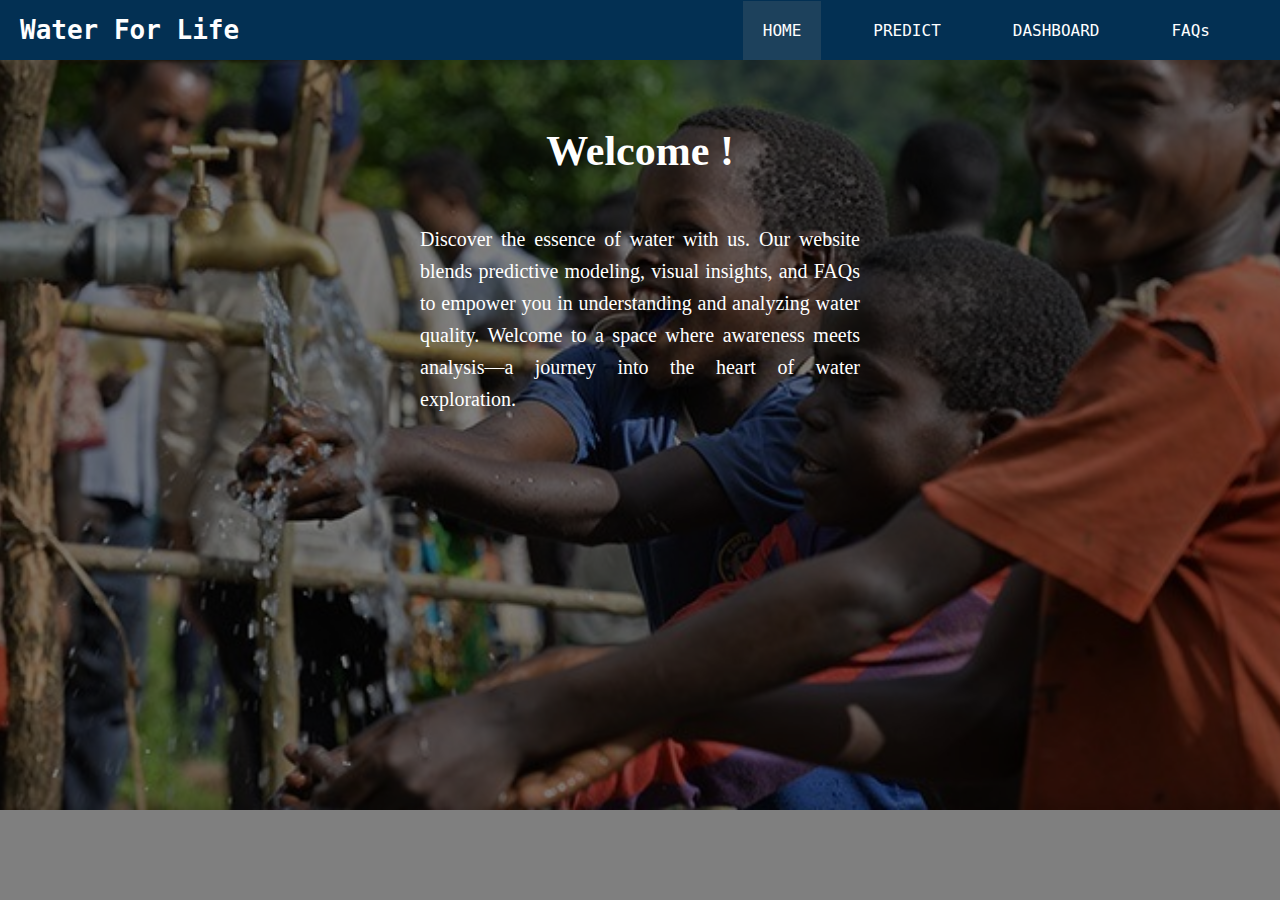
<file: App/templates/index.html>
<!DOCTYPE html>
<html lang="en">

<head>
    <title>Home</title>
    <link rel="stylesheet" href="../static/CSS/HomeStyle.css" />
</head>

<body>
    <header>
        <div class="navbar">
            <div class="logo">
                <h1>Water For Life</h1>
                <div class="dropdown-content">
                    <p>In 2022, globally, at least 1.7 billion people use a drinking water
                        source contaminated with faeces. Microbial contamination of drinking-water
                        as a result of contamination with faeces poses the greatest risk to drinking-water safety (WHO
                        report).</p>
                    <div class="facts">
                        <div class="widget">
                            <h1 class="one">703 Million</h1>
                            <p>People lack basic access to safe water</p>
                        </div>
                        <div class="widget">
                            <h1 class="two">Every 2 Minutes</h1>
                            <p>A child under 5 dies from a preventable waterborne disease</p>
                        </div>
                    </div>
                </div>
            </div>
            <ul class="links">
                <li><a class="active" href="/">HOME</a></li>
                <li><a href="/predict">PREDICT</a></li>
                <li><a href="/dash">DASHBOARD</a></li>
                <li><a href="/info">FAQs</a></li>
            </ul>
        </div>
    </header>
    <main>
        <div id="content">
            <h1>
                Welcome !
            </h1>
            <p>Discover the essence of water with us. Our website blends predictive modeling, visual insights, and
                FAQs
                to empower you in understanding and analyzing water quality. Welcome to a space where awareness
                meets
                analysis—a journey into the heart of water exploration.</p>
        </div>

        <script src="../static/JavaScript/HomeScript.js"></script>
        <script src="../static/JavaScript/HomeScript.js"></script>
</body>

</html>
</file>
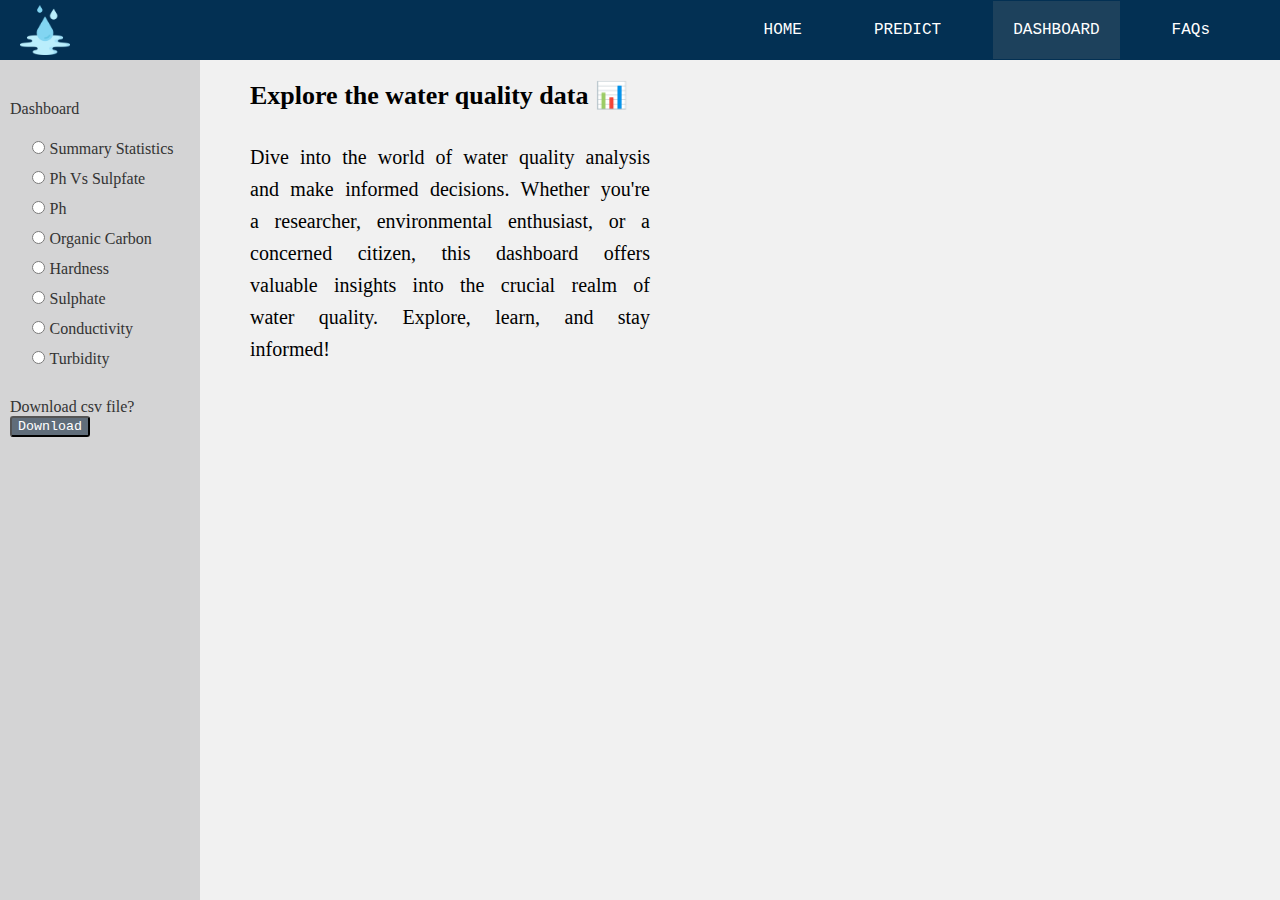
<file: App/templates/Dash.html>
<!DOCTYPE html>
<html lang="en">

<head>
  <meta charset="UTF-8" />
  <meta name="viewport" content="width=device-width, initial-scale=1.0" />
  <title>Dashboard</title>
  <link rel="stylesheet" href="../static/CSS/DashStyle.css" />
</head>

<body>
  <header>
    <div class="navbar">
      <div class="logo">
        <div class="logo">
          <img src="../static/Images/water.png">
        </div>
      </div>
      <ul class="links">
        <li><a href="/">HOME</a></li>
        <li><a href="/predict">PREDICT</a></li>
        <li><a class="active" href="/dash">DASHBOARD</a></li>
        <li><a href="/info">FAQs</a></li>
      </ul>
    </div>
  </header>
  <div id="initialContent" class="initialcontent">
    <h1>
      Explore the water quality data 📊
    </h1>
    <p>
      Dive into the world of water quality analysis and make informed decisions. Whether you're a researcher,
      environmental enthusiast, or a concerned citizen, this dashboard offers valuable insights into the crucial realm
      of water quality. Explore, learn, and stay informed!
    </p>
    <div id="piechart-container"></div>
  </div>
  <div class="dashboard">
    <div class="sidebar">
      <div class="graphs">
        <label>Dashboard</label>
      </div>
      <div id="radioContent" class="radio-group">
        <label><input type="radio" name="chartType" value="BoxPlot" onchange="loadChart()" />Summary Statistics</label>
        <label><input type="radio" name="chartType" value="Scatter Plot" onchange="loadChart()" />Ph Vs Sulpfate</label>
        <label><input type="radio" name="chartType" value="PH Histogram" onchange="loadChart()" />Ph</label>
        <label><input type="radio" name="chartType" value="OrganicCarbon" onchange="loadChart()" />Organic
          Carbon</label>
        <label><input type="radio" name="chartType" value="Hardness" onchange="loadChart()" />Hardness</label>
        <label><input type="radio" name="chartType" value="Sulphate" onchange="loadChart()" />Sulphate</label>
        <label><input type="radio" name="chartType" value="Conductivity" onchange="loadChart()" />Conductivity</label>
        <label><input type="radio" name="chartType" value="Turbidity" onchange="loadChart()" />Turbidity</label>
      </div>
      <div class="Download">
        <label>Download csv file?</label>
        <button onclick="downloadCSV()">Download</button>
      </div>
    </div>
    <div id="chart-container"></div>
  </div>
  <script src="https://cdn.plot.ly/plotly-latest.min.js"></script>
  <script src="https://d3js.org/d3.v5.min.js"></script>
  <script src="../static/JavaScript/DashScript.js"></script>
</body>

</html>
</file>
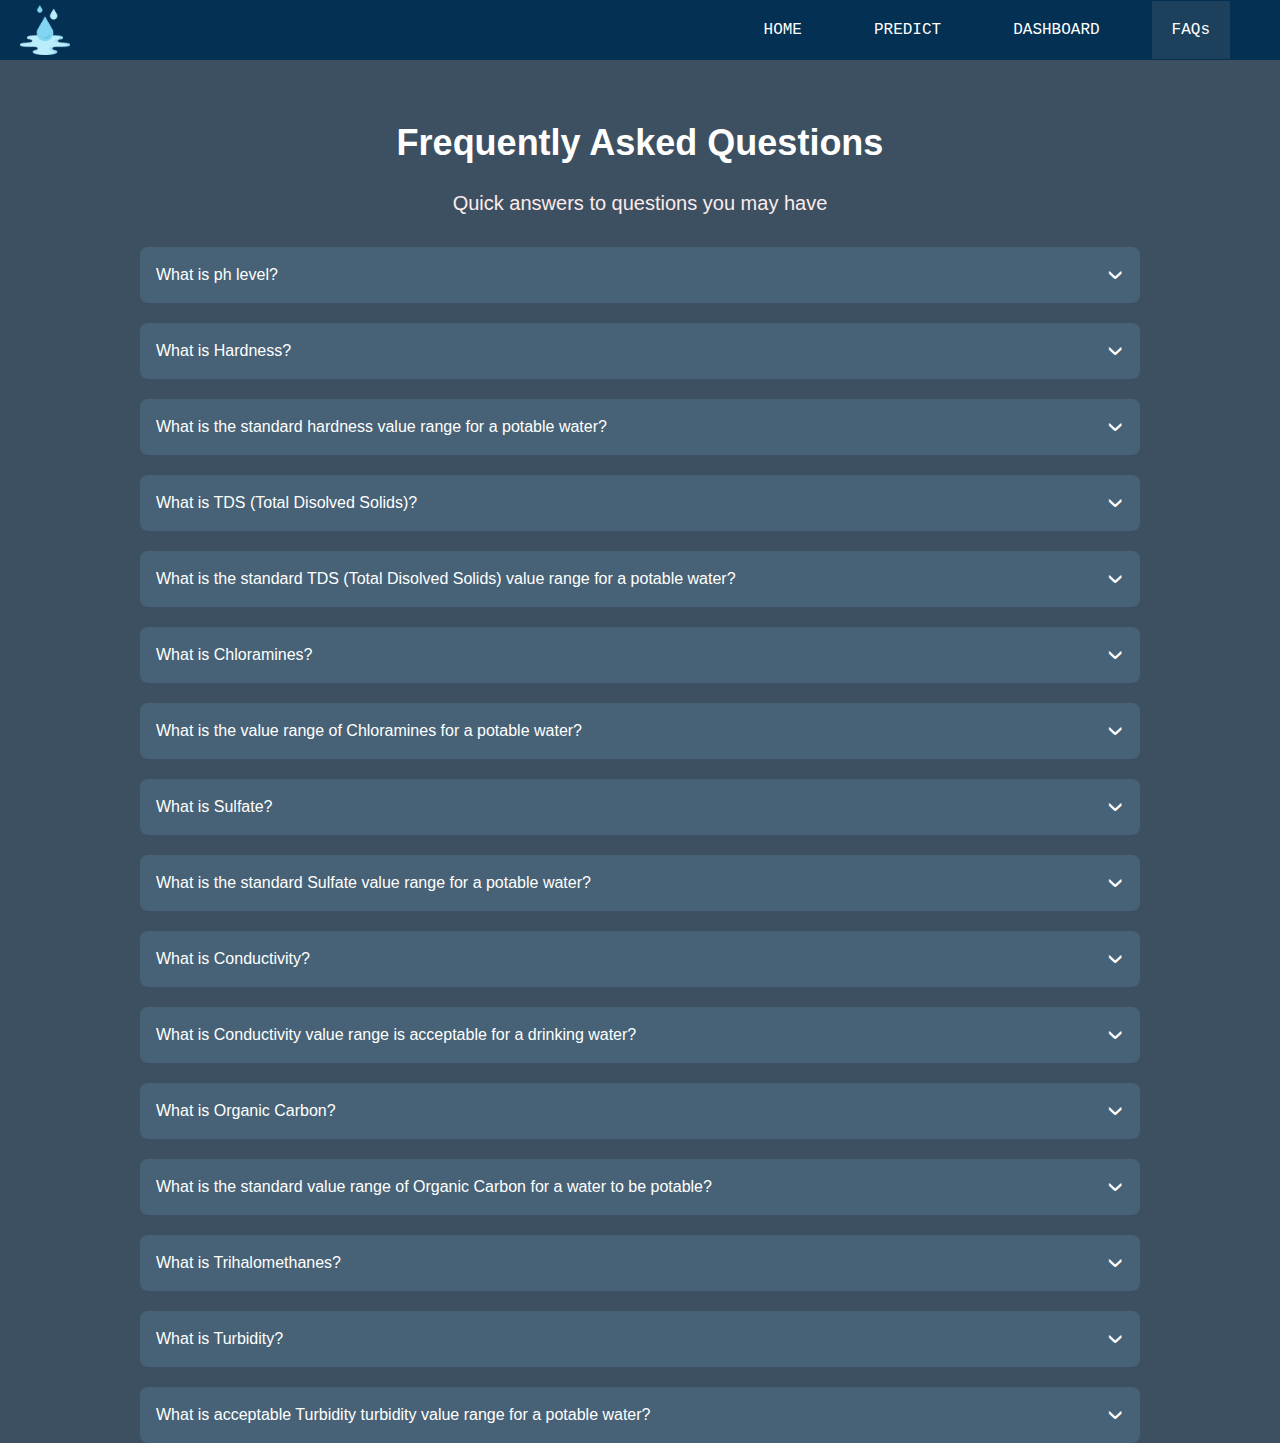
<file: App/templates/info.html>
<!DOCTYPE html>
<html lang="en">

<head>
  <title>Infomation</title>
  <link rel="stylesheet" href="../static/CSS/InfoStyle.css" />
</head>

<body>
  <header>
    <div class="navbar">
      <div class="logo">
        <div class="logo">
          <img src="../static/Images/water.png">
        </div>
      </div>
      <ul class="links">
        <li><a href="/">HOME</a></li>
        <li><a href="/predict">PREDICT</a></li>
        <li><a href="/dash">DASHBOARD</a></li>
        <li><a class="active" href="/info">FAQs</a></li>
      </ul>
    </div>
  </header>
  <h2>Frequently Asked Questions</h2>
  <p>Quick answers to questions you may have</p>
  <div class="accordion">
    <div class="accordion-item">
      <div class="accordion-item-header">
        What is ph level?
      </div>
      <div class="accordion-item-body">
        <div class="accordion-item-body-content">
          The pH of water is a measure of the acid–base equilibrium and, in
          most natural waters, is controlled by the carbon
          dioxide–bicarbonate–carbonate equilibrium system. An increased
          carbon dioxide concentration will therefore lower pH, whereas a
          decrease will cause it to rise. Temperature will also affect the
          equilibria and the pH. In pure water, a decrease in pH of about 0.45
          occurs as the temperature is raised by 25 °C. In water with a
          buffering capacity imparted by bicarbonate, carbonate and hydroxyl
          ions, this temperature effect is modified (APHA, 1989). The pH of
          most drinking-water lies within the range 6.5–8.5. Natural waters
          can be of lower pH, as a result of, for example, acid rain or higher
          pH in limestone areas.
        </div>
      </div>
    </div>
    <div class="accordion-item">
      <div class="accordion-item-header">
        What is Hardness?
      </div>
      <div class="accordion-item-body">
        <div class="accordion-item-body-content">
          The simple definition of water hardness is the amount of dissolved
          calcium and magnesium in the water. Hard water is high in dissolved
          minerals, largely calcium and magnesium. You may have felt the
          effects of hard water, literally, the last time you washed your
          hands. Depending on the hardness of your water, after using soap to
          wash you may have felt like there was a film of residue left on your
          hands. In hard water, soap reacts with the calcium (which is
          relatively high in hard water) to form "soap scum". When using hard
          water, more soap or detergent is needed to get things clean, be it
          your hands, hair, or your laundry.
        </div>
      </div>
    </div>
    <div class="accordion-item">
      <div class="accordion-item-header">
        What is the standard hardness value range for a potable water?
      </div>
      <div class="accordion-item-body">
        <div class="accordion-item-body-content">
          For potable water (water that is safe for drinking and meets
          regulatory standards), there is no strict limit on water hardness.
          However, water with moderate hardness is generally considered safe
          for consumption(120-200 milligrams), and many people find it acceptable. Extremely hard
          water may have taste and odor issues, but it is not typically a
          health concern. It's important to note that different regions and
          countries might have their own guidelines and regulations regarding
          water hardness. If you are concerned about the hardness of your
          drinking water, you can contact your local water utility or testing
          laboratory for specific information related to your location.
        </div>
      </div>
    </div>
    <div class="accordion-item">
      <div class="accordion-item-header">
        What is TDS (Total Disolved Solids)?
      </div>
      <div class="accordion-item-body">
        <div class="accordion-item-body-content">
          TDS means concentration of dissolved particles or solids in water.
          TDS comprises of inorganic salts such as calcium, magnesium,
          chlorides, sulfates, bicarbonates, etc, along with many more
          inorganic compounds that easily dissolve in water.
        </div>
      </div>
    </div>
    <div class="accordion-item">
      <div class="accordion-item-header">
        What is the standard TDS (Total Disolved Solids) value range for a potable
        water?
      </div>
      <div class="accordion-item-body">
        <div class="accordion-item-body-content">
          It's important to note that these are general guidelines, and
          specific regulations or recommendations may vary based on local
          standards and regulations. The World Health Organization (WHO)
          suggests that a TDS level of up to 600 mg/L is generally acceptable
          for drinking water. However, taste preferences can vary, and some
          people may find water with higher TDS levels less palatable.
        </div>
      </div>
    </div>
    <div class="accordion-item">
      <div class="accordion-item-header">
        What is Chloramines?
      </div>
      <div class="accordion-item-body">
        <div class="accordion-item-body-content">
          Chloramines (also known as secondary disinfection) are disinfectants
          used to treat drinking water and they: Are most commonly formed when
          ammonia is added to chlorine to treat drinking water. Provide
          longer-lasting disinfection as the water moves through pipes to
          consumers. Chloramines have been used by water utilities since the
          1930s.
        </div>
      </div>
    </div>

    <div class="accordion-item">
      <div class="accordion-item-header">
        What is the value range of Chloramines for a potable water?
      </div>
      <div class="accordion-item-body">
        <div class="accordion-item-body-content">
          While chloramines are effective disinfectants, some people may be
          more sensitive to the taste or odor associated with chloraminated
          water. In such cases, using activated carbon filters or allowing
          water to stand for a short time before use can help reduce the
          presence of chloramines.The U.S. Environmental Protection Agency
          (EPA) regulates the levels of disinfection byproducts, including
          chloramines, in drinking water. The Maximum Residual Disinfectant
          Level (MRDL) for chloramines is set at 4.0 milligrams per liter
          (mg/L) or 4.0 parts per million (ppm).
        </div>
      </div>
    </div>

    <div class="accordion-item">
      <div class="accordion-item-header">
        What is Sulfate?
      </div>
      <div class="accordion-item-body">
        <div class="accordion-item-body-content">
          Sulfate (SO4) can be found in almost all natural water. The origin
          of most sulfate compounds is the oxidation of sulfite ores, the
          presence of shales, or the industrial wastes. Sulfate is one of the
          major dissolved components of rain. High concentrations of sulfate
          in the water we drink can have a laxative effect when combined with
          calcium and magnesium, the two most common constituents of hardness.
        </div>
      </div>
    </div>

    <div class="accordion-item">
      <div class="accordion-item-header">
        What is the standard Sulfate value range for a potable water?
      </div>
      <div class="accordion-item-body">
        <div class="accordion-item-body-content">
          In January 2022, the World Health Organization (WHO) sets a
          guideline value for sulfate in drinking water. The WHO guideline for
          sulfate in drinking water is 250 mg/L (milligrams per liter). This
          guideline is set based on aesthetic considerations, specifically to
          avoid a laxative effect that may occur at higher sulfate
          concentrations.
        </div>
      </div>
    </div>

    <div class="accordion-item">
      <div class="accordion-item-header">
        What is Conductivity?
      </div>
      <div class="accordion-item-body">
        <div class="accordion-item-body-content">
          Conductivity is a measure of the ability of water to pass an
          electrical current. Because dissolved salts and other inorganic
          chemicals conduct electrical current, conductivity increases as
          salinity increases. Organic compounds like oil do not conduct
          electrical current very well and therefore have a low conductivity
          when in water. Conductivity is also affected by temperature: the
          warmer the water, the higher the conductivity.
        </div>
      </div>
    </div>

    <div class="accordion-item">
      <div class="accordion-item-header">
        What is Conductivity value range is acceptable for a drinking water?
      </div>
      <div class="accordion-item-body">
        <div class="accordion-item-body-content">
          Water is a good conductor of electricity, but the purest form of
          water is not a good conductor of electricity. Water with an electrical conductivity of less
          than 500 is drinkable (CSA,2017).
        </div>
      </div>
    </div>

    <div class="accordion-item">
      <div class="accordion-item-header">
        What is Organic Carbon?
      </div>
      <div class="accordion-item-body">
        <div class="accordion-item-body-content">
          High organic carbon levels indicate a high level of organisms in
          the water or, contamination by organic compounds such as herbicides and insecticides.
          The larger the carbon or organic content, the more oxygen is consumed. A high organic
          content means an increase in the growth of microorganisms which contribute to the
          depletion of oxygen supplies. The source of this organic material could be a wastewater
          treatment plant releasing treated sewage into the stream. Organic carbon comes from
          the breakdown of natural organic materials and synthetic sources. Water containing less
          than 25 milligrams of organic carbon is considered safe to drink.
        </div>
      </div>
    </div>

    <div class="accordion-item">
      <div class="accordion-item-header">
        What is the standard value range of Organic Carbon for a water to be potable?
      </div>
      <div class="accordion-item-body">
        <div class="accordion-item-body-content">
          high organic carbon levels indicate a high level of organisms in
          the water or, contamination by organic compounds such as herbicides and insecticides.
          The larger the carbon or organic content, the more oxygen is consumed. A high organic
          content means an increase in the growth of microorganisms which contribute to the
          depletion of oxygen supplies.Organic carbon comes from
          the breakdown of natural organic materials and synthetic sources. Water containing less
          than 25 milligrams of organic carbon is considered safe to drink.
        </div>
      </div>
    </div>

    <div class="accordion-item">
      <div class="accordion-item-header">
        What is Trihalomethanes?
      </div>
      <div class="accordion-item-body">
        <div class="accordion-item-body-content">
          Trihalomethanes are a byproduct of the water treatment process. THMs
          are chemicals found in chlorine-treated water. Water containing less than 80 milligrams
          of THMs is considered safe to drink. They are formed when natural organic material, such
          as the decaying vegetation commonly found in lakes and reservoirs, reacts with chlorine
          used to treat the water. This reaction produces “disinfection byproducts,” the most
          common of which are THMs.
        </div>
      </div>
    </div>

    <div class="accordion-item">
      <div class="accordion-item-header">
        What is Turbidity?
      </div>
      <div class="accordion-item-body">
        <div class="accordion-item-body-content">
          Turbidity is the measure of relative clarity of a liquid. It is an
          optical characteristic of water and is a measurement of the amount
          of light that is scattered by material in the water when a light is
          shined through the water sample. The higher the intensity of
          scattered light, the higher the turbidity. Material that causes
          water to be turbid include clay, silt, very tiny inorganic and
          organic matter, algae, dissolved colored organic compounds, and
          plankton and other microscopic organisms.
        </div>
      </div>
    </div>

    <div class="accordion-item">
      <div class="accordion-item-header">
        What is acceptable Turbidity turbidity value range for a potable water?
      </div>
      <div class="accordion-item-body">
        <div class="accordion-item-body-content">
          The turbidity of water depends on the number of solids present in
          suspension. Water with a turbidity of fewer than 5 milligrams is considered drinkable
          (CSA, 2017).
        </div>
      </div>
    </div>
  </div>


  <script src="../static/JavaScript/InfoScript.js"></script>
</body>

</html>
</file>
<file: App/static/CSS/HomeStyle.css>
* {
  margin: 0;
  padding: 0;
  box-sizing: border-box;
}

body {
  font-family: monospace;
  background: url('../Images/Ethiopia-Water-Boys.jpg');
  background-position: center;
  background-size: cover;
  background-repeat: no-repeat;
  margin: 0;
  height: 90vh;
  
}

body::after {
  content: "";
  position: absolute;
  top: 0;
  left: 0;
  width: 100%;
  height: 100%;
  background: rgba(0, 0, 0, 0.5);
  z-index: -1;
}

li {
  list-style: none;
}

a {
 
  color: #fff;
  font-size: 1rem;
  font-family: monospace;
  display: inline-block; 
  padding: 20px;
  text-decoration: none; 
  transition: background 0.2s ease-in-out; 
}

a:hover {
  background: #1d415c;
}
.active {
  background: #1d415c;
}
header {
  position: relative;
}

.navbar {
  position: fixed;
  top: 0;
  width: 100%;
  height: 60px;
  max-width: 1420px;
  margin: 0 auto;
  display: flex;
  align-items: center;
  justify-content: space-between;
  background: rgba(47, 99, 148, 0.8);
  background: #033053;
  z-index: 1000;
}

.navbar .logo a {
  padding-left: 15px;
  font-size: 1.5rem;
  font-weight: bold;
  font-family: monospace;
}

.logo h1 {
  color: #fff;
  padding-left: 20px;
  font-family: monospace;
}

.links {
  padding-right: 50px;
}

.navbar .links {
  display: flex;
  gap: 2rem;
  font-family: monospace;
}

section#content {
  display: flex;
  flex-direction: column;
  align-items: center;
  justify-content: center;
  text-align: center;
  margin-top: 5vh;
}

#content h1 {
  font-family: Century, Georgia, serif;
  font-size: 42px;
  margin-top: 100px;
  color: #ffffff;
  line-height: 1.5;
  text-align: center;
}

#content p{
  font-family: Century, Georgia, serif;
  font-size: 20px; 
  margin-top: 40px;
  line-height: 1.6;
  text-align: justify;
  margin-left: 400px;
  margin-right: 400px;
  color: #fff;
}

.facts {
  display: flex;
  justify-content: space-around;
  margin-top: 5px;
}

.widget {
  margin-top: 110px;
  text-align: center;
  margin-bottom: 10px;
}

.widget h1 {
  font-size: 42px;
  margin-bottom: 10px;
  font-family: Century, Georgia, serif;
  color: #fff;
}

.logo:hover .dropdown-content {
  display: block;
}

.dropdown-content {
  display: none;
  position: absolute;
  text-align: center;
  top: 100%;
  height: 100vh;
  left: 0;
  width: 100%;
  background-color: rgba(47, 99, 148, 0.8);
  color: #fff;
  padding: 10px;
  box-shadow: 0 0 10px rgba(0, 0, 0, 0.1);
  z-index: 1;
}
.dropdown-content p{
  line-height: inherit;
  font-family: Century, Georgia, serif;
  font-size: 20px; 
  margin-top: 100px;
  line-height: 1.6;
  text-align: justify;
  margin-left: 400px;
  margin-right: 400px;
}
#content {
  padding: 20px;
}

.widget p {
  font-size: 17px;
  color: #fff;
  font-family: Century, Georgia, serif;
  margin: 0;
}
body.overlay {
    overflow: hidden;
}

body.overlay #content {
    filter: blur(5px);
}
</file>
<file: App/static/CSS/DashStyle.css>
*{
  box-sizing: border-box;
}
body {
  font-family: Arial, sans-serif;
  display: flex;
  min-height: 100vh;
  background-color: #f1f1f1;
  margin: 0;
}

.content {
  margin-top: 120px;
  margin-left: 300px;
  display: flex;
}

.dashboard {
  display: flex;
  flex: 1;
}

.sidebar {
  width: 200px;
  display: flex;
  flex-direction: column;
  align-items: center;
  color:#333;
  position: fixed;
  left: 0;
  right: 0;
  left: 0;
  top: 0;
  margin-top: 50px;
  height: 100%;
  padding-top: 50px;
  font-family: Century, Georgia, serif;
  background: #d4d4d5;
}

#chart-container {
  flex: 1;
  padding: 50px;
  margin-top: 150px;
  margin-bottom: 40px;
  margin-left: 250px;
  margin-right: 50px;
  width: 950px;
  height: 350px;
  box-sizing: border-box;
}
#piechart-container{
  margin-left:670px;
  width: 400px;
  height: 300px;
  margin-top: -330px;
}
li {
  list-style: none;

}

a {
  color: #fff;
  font-size: 1rem;
  font-family: monospace;
  display: inline-block; 
  padding: 20px;
  text-decoration: none; 
  transition: background 0.2s ease-in-out; 
}

a:hover {
  background: #1d415c;
}
.active {
  background: #1d415c;
}
header {
  position: relative;
}
.navbar {
  position: fixed;
  top: 0;
  width: 100%;
  height: 60px;
  max-width: 1420px;
  margin: 0 auto;
  display: flex;
  align-items: center;
  justify-content: space-between;
  background-color: #033053;
  z-index: 1000;
}

.navbar .logo a {
  padding-left: 15px;
  font-size: 1.5rem;
  font-weight: bold;
  font-family: monospace;
}

.logo {
  display: flex;
  align-items: center;
}

.logo img {
  max-height: 100%;
  margin-left: 20px; 
  height: 50px;
}

.links {
  padding-right: 50px;
}

.navbar .links {
  display: flex;
  gap: 2rem;
  font-family: monospace;
}

.radio-group {
  display: flex;
  flex-direction: column;
  margin-top: 20px;
}

.radio-group label {
  margin-bottom: 10px;
}

.radio-group input {
  margin-right: 5px;
}
.Download {
  margin-top: 20px;
  margin-bottom: 20px;
  margin-left: 10px;
}
.Download button {
  margin-left: 0px;
  font-family: monospace;
  border-radius: 3px;
  background: #606d7a;
  color: #fff;
}

.Download button:hover {
  background-color: green;
}
.graphs label {
  margin-left: -90px;
}
.initialcontent p{
  word-spacing: 0.2rem;
  margin-top: 30px;
  margin-left: 250px;
  text-align: justify;
  line-height: 1.6;
  font-size: 20px;
  font-family:Century, Georgia, serif;
  width: 400px;
}
.initialcontent h1{
  margin-top: 80px;
  margin-left: 250px;
  font-family:Century, Georgia, serif;
  font-size: 26px;

}
</file>
<file: App/static/CSS/InfoStyle.css>
* {
  margin: 0;
  padding: 0;
  box-sizing: border-box;
}

body {
  font-family: monospace;
  height: 100vh;
  background-color: #3c5061;
}

li {
  list-style: none;
}

a {
 
  color: #fff;
  font-size: 1rem;
  font-family: monospace;
  display: inline-block; 
  padding: 20px;
  text-decoration: none; 
  transition: background 0.2s ease-in-out; 
}

a:hover {
  background: #1d415c;
}
.active {
  background: #1d415c;
}
header {
  position: relative;
}

.navbar {
  position: fixed;
  top: 0;
  width: 100%;
  height: 60px;
  max-width: 1420px;
  margin: 0 auto;
  display: flex;
  align-items: center;
  justify-content: space-between;
  background-color: #033053;
  z-index: 1000;
}

.navbar .logo a {
  padding-left: 15px;
  font-size: 1.5rem;
  font-weight: bold;
}

.logo {
  display: flex;
  align-items: center;
}

.logo img {
  max-height: 100%;
  margin-left: 20px; 
  height: 50px;
}
.links {
  padding-right: 50px;
}

.navbar .links {
  display: flex;
  gap: 2rem;
  font-family: monospace;
}

h2 {
  padding-top: 120px;
  margin-bottom: 25px;
  letter-spacing: 0;
  font-size: 36px;
  line-height: 1.2777777778;
  text-align: center;
  font-weight: 600;
  color: #ffffff;
  font-family: "Poppins", sans-serif;
}

p {
  font-size: 20px;
  line-height: 120%;
  color: #fdebeb;
  margin-bottom: 20px;
  text-align: center;
  font-family: "Poppins", sans-serif;
  font-weight: normal;
}

.accordion {
  width: 90%;
  max-width: 1000px;
  margin: 2rem auto;
}

.accordion-item {
  list-style: none;
  width: 100%;
  margin: 20px 0;
  padding: 0;
  font-size: 16px;
  color: #333;
  line-height: 36px;
  font-family: "Poppins", sans-serif;
  font-weight: normal;
  background: #476276;
  border-radius: 8px;
}
.accordion-item-header {
  padding: 0.5rem 3rem 0.5rem 1rem;
  min-height: 3.5rem;
  line-height: 1.25rem;
  display: flex;
  align-items: center;
  position: relative;
  cursor: pointer;
  color: #fff;
}

.accordion-item-header::after {
  content: "\203A";
  transform: rotate(90deg);
  font-size: 2rem;
  position: absolute;
  font-weight: normal;
  right: 1rem;
  transition: transform 0.2s ease-in-out;
}

.accordion-item-header.active::after {
  content: "\203A";
  transform: rotate(270deg);
}

.accordion-item-body {
  max-height: 0;
  overflow: hidden;
  transition: max-height 0.2s ease-out;
}

.accordion-item-body-content {
  padding: 1rem;
  line-height: 2rem;
  border-top: 1px solid;
  color: #ffffff;
}

.accordion-item-header.active + .accordion-item-body {
  display: block;
}
</file>
